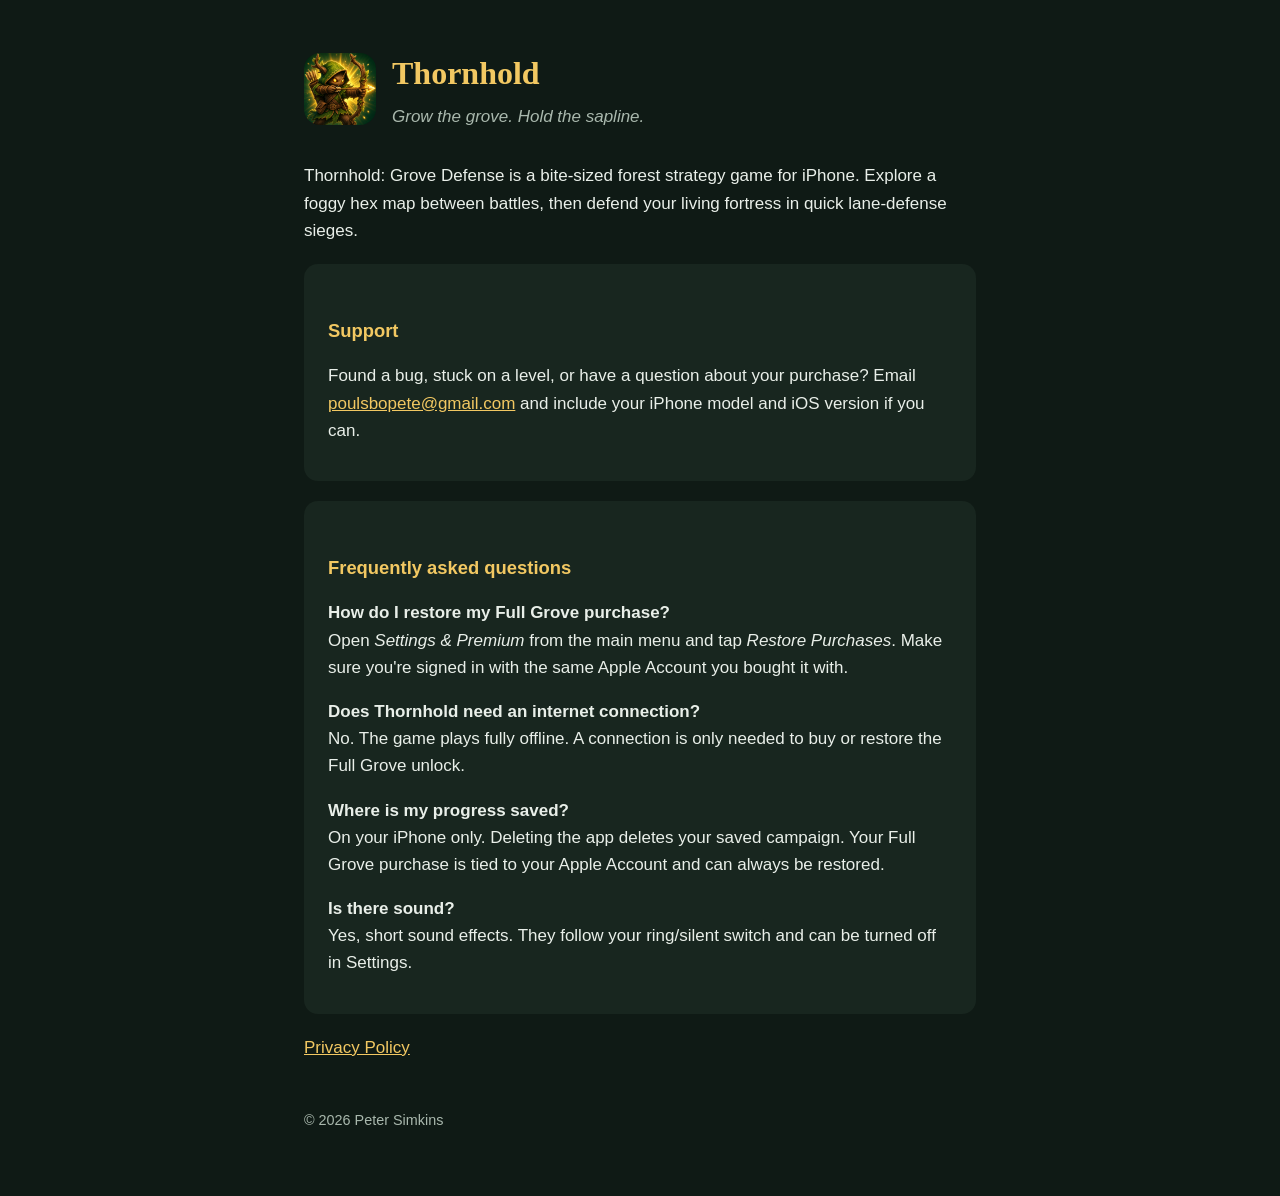
<file: index.html>
<!doctype html>
<html lang="en">
<head>
  <meta charset="utf-8">
  <meta name="viewport" content="width=device-width, initial-scale=1">
  <title>Thornhold: Grove Defense — Support</title>
  <meta name="description" content="Support for Thornhold: Grove Defense, a forest strategy game for iPhone.">
  <link rel="stylesheet" href="style.css">
  <link rel="icon" href="icon.png">
</head>
<body>
  <main>
    <header>
      <img src="icon.png" alt="Thornhold app icon">
      <div>
        <h1>Thornhold</h1>
        <p class="tagline">Grow the grove. Hold the sapline.</p>
      </div>
    </header>

    <p>Thornhold: Grove Defense is a bite-sized forest strategy game for iPhone. Explore a foggy hex map between battles, then defend your living fortress in quick lane-defense sieges.</p>

    <div class="card">
      <h2>Support</h2>
      <p>Found a bug, stuck on a level, or have a question about your purchase? Email <a href="mailto:poulsbopete@gmail.com?subject=Thornhold%20Support">poulsbopete@gmail.com</a> and include your iPhone model and iOS version if you can.</p>
    </div>

    <div class="card">
      <h2>Frequently asked questions</h2>
      <p><strong>How do I restore my Full Grove purchase?</strong><br>
      Open <em>Settings &amp; Premium</em> from the main menu and tap <em>Restore Purchases</em>. Make sure you're signed in with the same Apple Account you bought it with.</p>
      <p><strong>Does Thornhold need an internet connection?</strong><br>
      No. The game plays fully offline. A connection is only needed to buy or restore the Full Grove unlock.</p>
      <p><strong>Where is my progress saved?</strong><br>
      On your iPhone only. Deleting the app deletes your saved campaign. Your Full Grove purchase is tied to your Apple Account and can always be restored.</p>
      <p><strong>Is there sound?</strong><br>
      Yes, short sound effects. They follow your ring/silent switch and can be turned off in Settings.</p>
    </div>

    <p><a href="privacy.html">Privacy Policy</a></p>

    <footer>&copy; 2026 Peter Simkins</footer>
  </main>
</body>
</html>
</file>
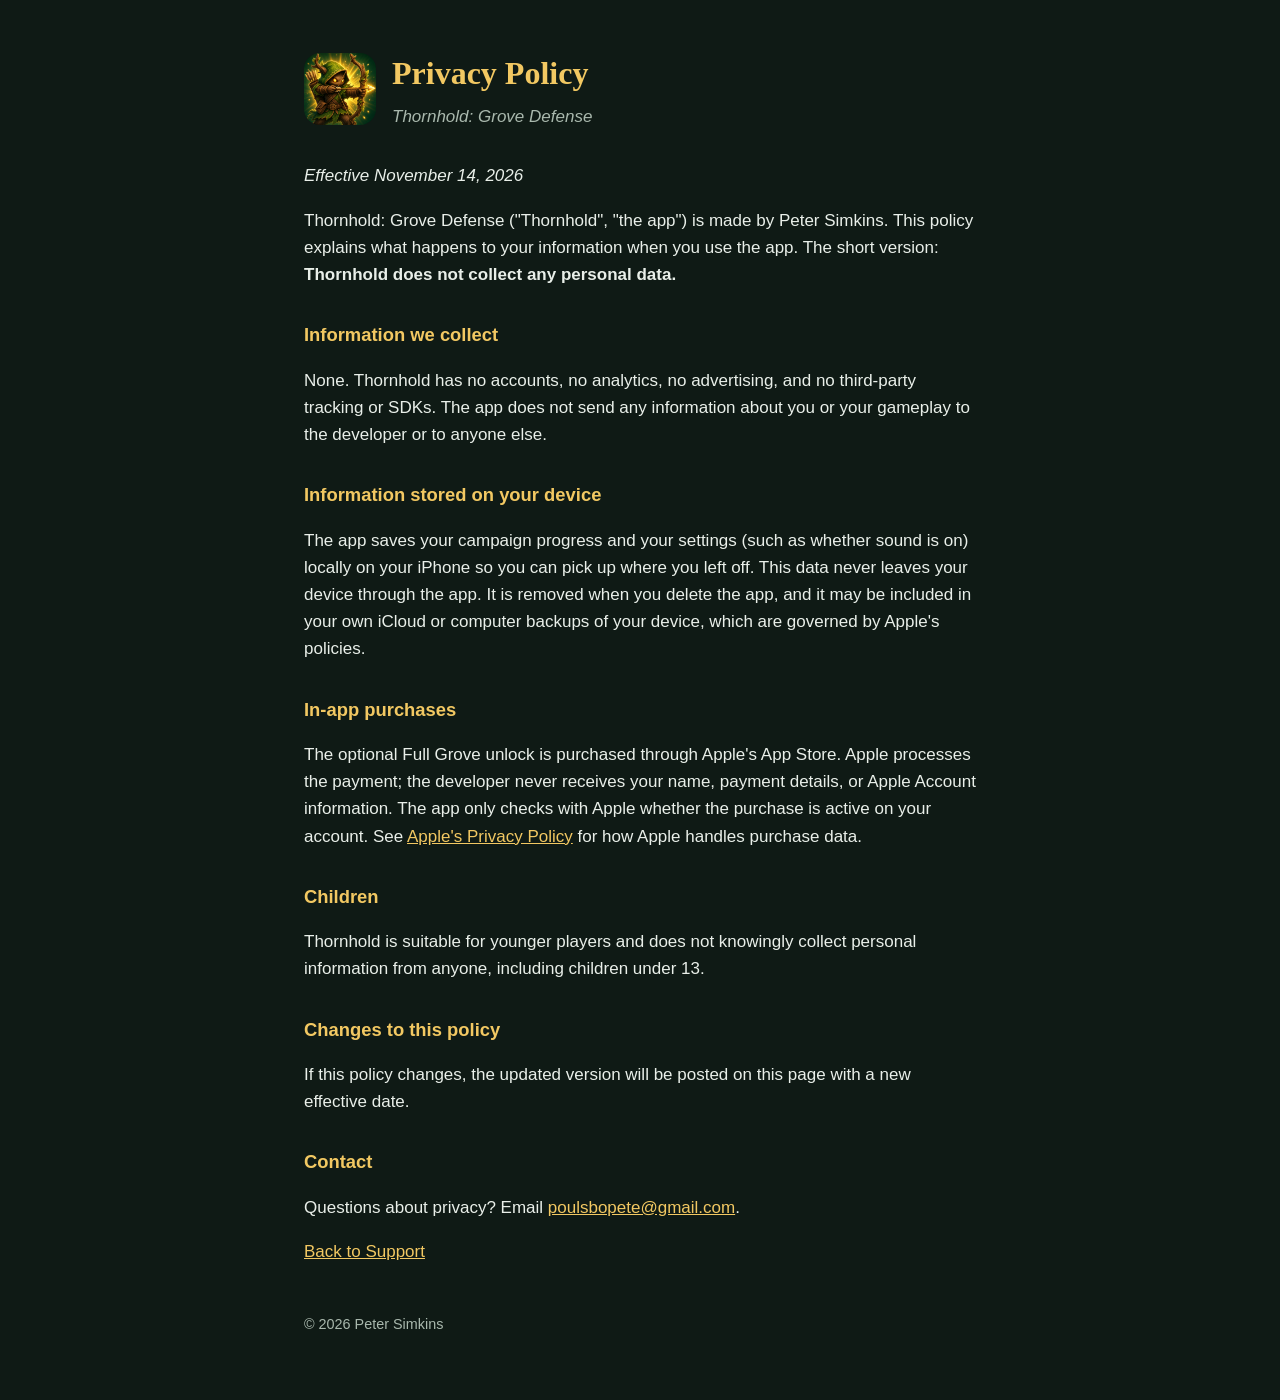
<file: privacy.html>
<!doctype html>
<html lang="en">
<head>
  <meta charset="utf-8">
  <meta name="viewport" content="width=device-width, initial-scale=1">
  <title>Thornhold: Grove Defense — Privacy Policy</title>
  <link rel="stylesheet" href="style.css">
  <link rel="icon" href="icon.png">
</head>
<body>
  <main>
    <header>
      <img src="icon.png" alt="Thornhold app icon">
      <div>
        <h1>Privacy Policy</h1>
        <p class="tagline">Thornhold: Grove Defense</p>
      </div>
    </header>

    <p><em>Effective November 14, 2026</em></p>

    <p>Thornhold: Grove Defense ("Thornhold", "the app") is made by Peter Simkins. This policy explains what happens to your information when you use the app. The short version: <strong>Thornhold does not collect any personal data.</strong></p>

    <h2>Information we collect</h2>
    <p>None. Thornhold has no accounts, no analytics, no advertising, and no third-party tracking or SDKs. The app does not send any information about you or your gameplay to the developer or to anyone else.</p>

    <h2>Information stored on your device</h2>
    <p>The app saves your campaign progress and your settings (such as whether sound is on) locally on your iPhone so you can pick up where you left off. This data never leaves your device through the app. It is removed when you delete the app, and it may be included in your own iCloud or computer backups of your device, which are governed by Apple's policies.</p>

    <h2>In-app purchases</h2>
    <p>The optional Full Grove unlock is purchased through Apple's App Store. Apple processes the payment; the developer never receives your name, payment details, or Apple Account information. The app only checks with Apple whether the purchase is active on your account. See <a href="https://www.apple.com/legal/privacy/">Apple's Privacy Policy</a> for how Apple handles purchase data.</p>

    <h2>Children</h2>
    <p>Thornhold is suitable for younger players and does not knowingly collect personal information from anyone, including children under 13.</p>

    <h2>Changes to this policy</h2>
    <p>If this policy changes, the updated version will be posted on this page with a new effective date.</p>

    <h2>Contact</h2>
    <p>Questions about privacy? Email <a href="mailto:poulsbopete@gmail.com?subject=Thornhold%20Privacy">poulsbopete@gmail.com</a>.</p>

    <p><a href="index.html">Back to Support</a></p>

    <footer>&copy; 2026 Peter Simkins</footer>
  </main>
</body>
</html>
</file>
<file: style.css>
:root {
  --bg: #0f1a15;
  --card: #18261f;
  --text: #e9efe9;
  --muted: #a9b8ad;
  --sap: #f2c862;
}

* { box-sizing: border-box; }

body {
  margin: 0;
  background: var(--bg);
  color: var(--text);
  font: 17px/1.6 -apple-system, BlinkMacSystemFont, "Segoe UI", Roboto, sans-serif;
}

main {
  max-width: 720px;
  margin: 0 auto;
  padding: 48px 24px 64px;
}

header {
  display: flex;
  align-items: center;
  gap: 16px;
  margin-bottom: 32px;
}

header img {
  width: 72px;
  height: 72px;
  border-radius: 16px;
}

h1 {
  margin: 0;
  font-family: Georgia, "Times New Roman", serif;
  color: var(--sap);
  font-size: 2rem;
}

h2 {
  margin-top: 2rem;
  font-size: 1.15rem;
  color: var(--sap);
}

a { color: var(--sap); }

.tagline { margin: 4px 0 0; color: var(--muted); font-style: italic; }

.card {
  background: var(--card);
  border-radius: 14px;
  padding: 20px 24px;
  margin: 20px 0;
}

footer {
  margin-top: 48px;
  color: var(--muted);
  font-size: 0.9rem;
}
</file>
